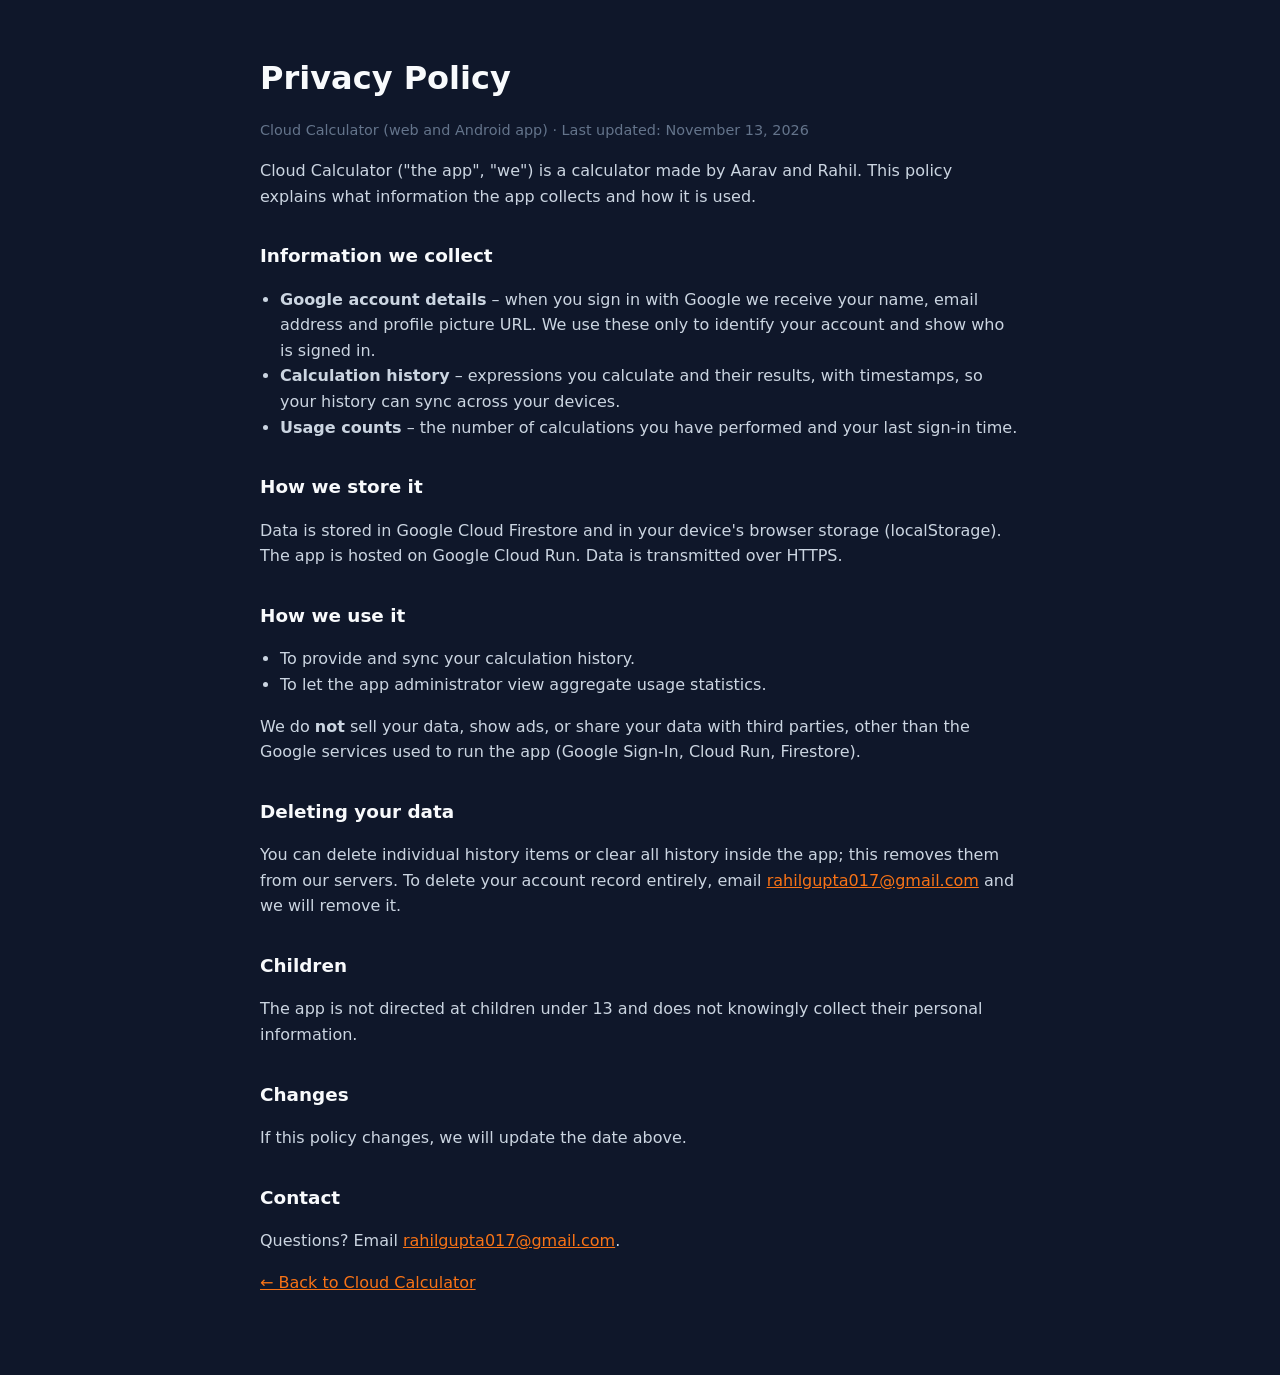
<file: static/privacy.html>
<!DOCTYPE html>
<html lang="en">
<head>
  <meta charset="UTF-8">
  <meta name="viewport" content="width=device-width, initial-scale=1.0">
  <title>Privacy Policy – Cloud Calculator</title>
  <meta name="theme-color" content="#0f172a">
  <link rel="icon" type="image/png" sizes="192x192" href="/static/icons/icon-192.png">
  <style>
    body { margin: 0; font-family: Inter, system-ui, sans-serif; background: #0f172a; color: #cbd5e1; line-height: 1.6; }
    main { max-width: 760px; margin: 0 auto; padding: 32px 20px 64px; }
    h1 { color: #f8fafc; margin-bottom: 4px; }
    h2 { color: #f8fafc; margin-top: 32px; font-size: 1.15rem; }
    a { color: #f97316; }
    .muted { color: #64748b; font-size: 0.9rem; }
    ul { padding-left: 20px; }
  </style>
</head>
<body>
<main>
  <h1>Privacy Policy</h1>
  <p class="muted">Cloud Calculator (web and Android app) · Last updated: November 13, 2026</p>

  <p>Cloud Calculator ("the app", "we") is a calculator made by Aarav and Rahil. This policy explains what
  information the app collects and how it is used.</p>

  <h2>Information we collect</h2>
  <ul>
    <li><strong>Google account details</strong> – when you sign in with Google we receive your name, email address
      and profile picture URL. We use these only to identify your account and show who is signed in.</li>
    <li><strong>Calculation history</strong> – expressions you calculate and their results, with timestamps, so your
      history can sync across your devices.</li>
    <li><strong>Usage counts</strong> – the number of calculations you have performed and your last sign-in time.</li>
  </ul>

  <h2>How we store it</h2>
  <p>Data is stored in Google Cloud Firestore and in your device's browser storage (localStorage). The app is hosted on
  Google Cloud Run. Data is transmitted over HTTPS.</p>

  <h2>How we use it</h2>
  <ul>
    <li>To provide and sync your calculation history.</li>
    <li>To let the app administrator view aggregate usage statistics.</li>
  </ul>
  <p>We do <strong>not</strong> sell your data, show ads, or share your data with third parties, other than the Google
  services used to run the app (Google Sign-In, Cloud Run, Firestore).</p>

  <h2>Deleting your data</h2>
  <p>You can delete individual history items or clear all history inside the app; this removes them from our servers.
  To delete your account record entirely, email
  <a href="mailto:rahilgupta017@gmail.com">rahilgupta017@gmail.com</a> and we will remove it.</p>

  <h2>Children</h2>
  <p>The app is not directed at children under 13 and does not knowingly collect their personal information.</p>

  <h2>Changes</h2>
  <p>If this policy changes, we will update the date above.</p>

  <h2>Contact</h2>
  <p>Questions? Email <a href="mailto:rahilgupta017@gmail.com">rahilgupta017@gmail.com</a>.</p>

  <p><a href="/">← Back to Cloud Calculator</a></p>
</main>
</body>
</html>
</file>
